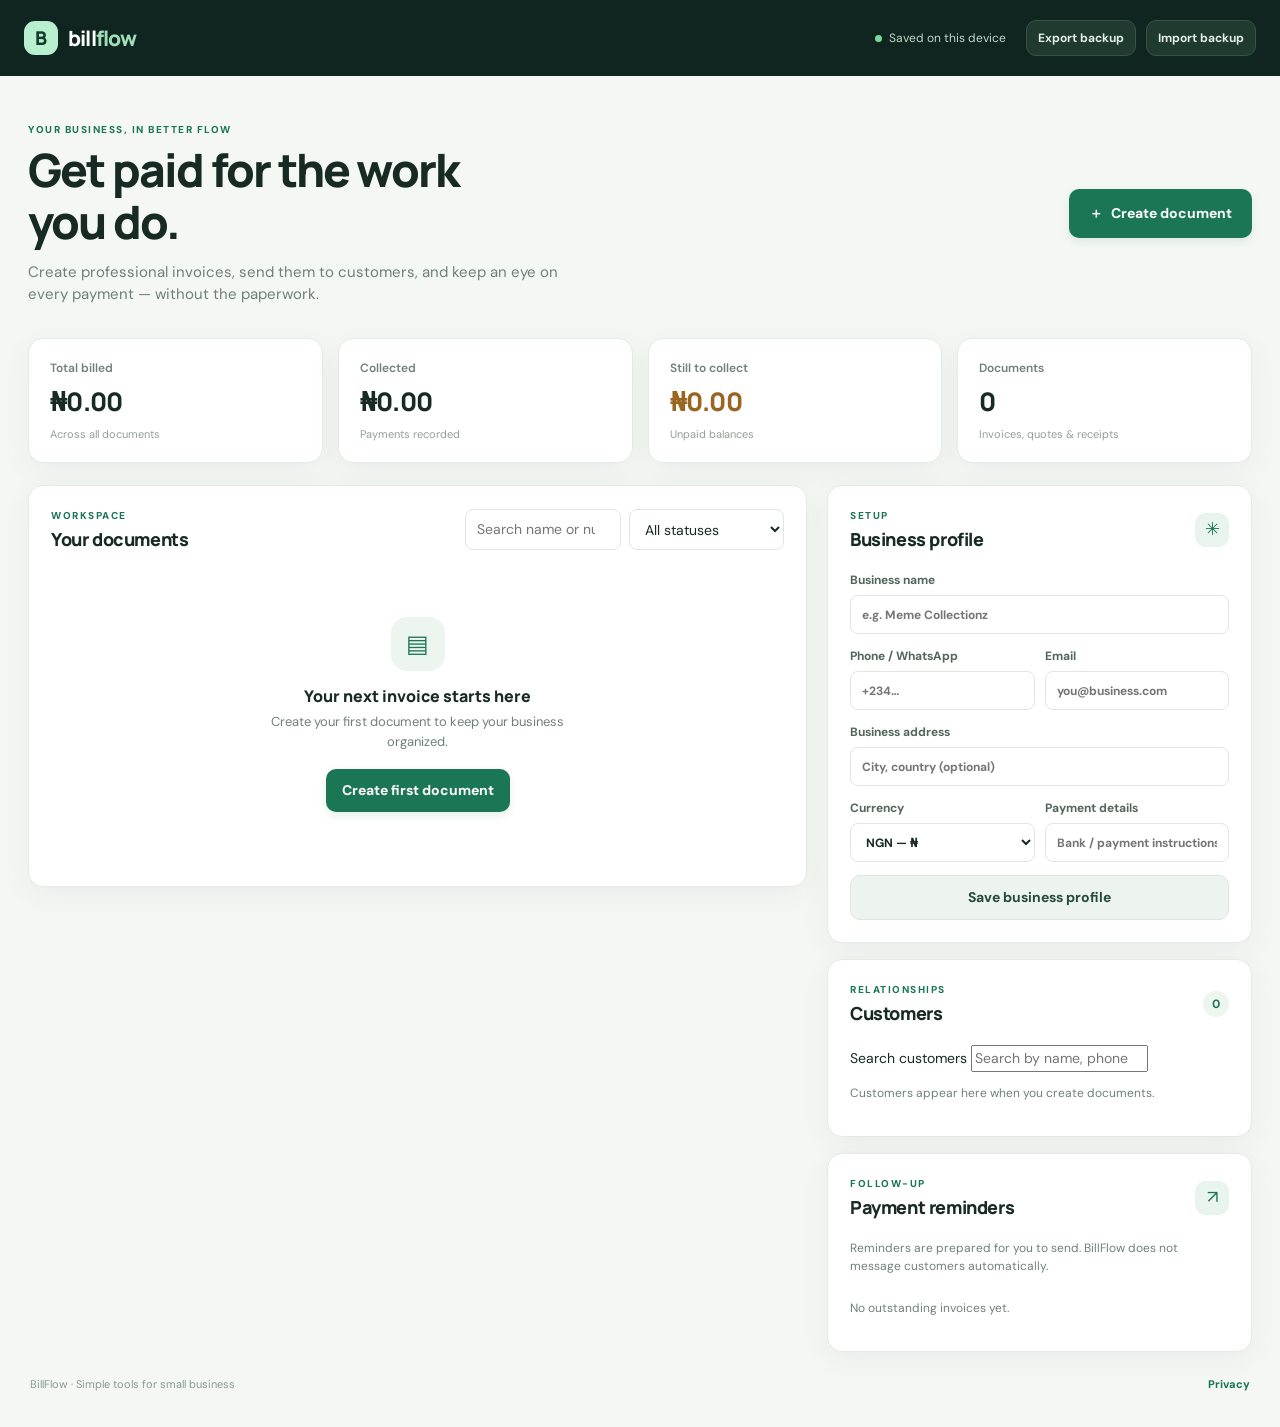
<file: index.html>
<!doctype html>
<html lang="en">
<head>
<meta charset="utf-8"><meta name="viewport" content="width=device-width,initial-scale=1">
<meta name="theme-color" content="#10251f"><meta name="description" content="BillFlow helps small businesses create invoices, quotes and receipts, track payments and follow up with customers.">
<title>BillFlow — Invoices & payment tracking</title><link rel="manifest" href="manifest.json"><link rel="stylesheet" href="styles.css">
</head>
<body>
<header class="topbar"><a class="brand" href="#" aria-label="BillFlow home"><span class="brand-mark">B</span><span>bill<span class="brand-accent">flow</span></span></a><div class="top-actions"><span id="storageStatus" class="status-pill"><i></i> Saved on this device</span><button id="exportData" class="btn btn-quiet">Export backup</button><label class="btn btn-quiet file-label">Import backup<input id="importData" type="file" accept="application/json" hidden></label></div></header>
<main class="shell">
<section class="hero"><div><p class="eyebrow">YOUR BUSINESS, IN BETTER FLOW</p><h1>Get paid for the work<br class="desktop-only"> you do.</h1><p class="hero-copy">Create professional invoices, send them to customers, and keep an eye on every payment — without the paperwork.</p></div><button id="newDoc" class="btn btn-primary"><span>＋</span> Create document</button></section>
<section class="metrics" aria-label="Business summary"><article class="metric"><span class="metric-label">Total billed</span><strong id="totalBilled">₦0</strong><span class="metric-foot">Across all documents</span></article><article class="metric"><span class="metric-label">Collected</span><strong id="totalPaid">₦0</strong><span class="metric-foot">Payments recorded</span></article><article class="metric metric-warn"><span class="metric-label">Still to collect</span><strong id="totalDue">₦0</strong><span class="metric-foot">Unpaid balances</span></article><article class="metric"><span class="metric-label">Documents</span><strong id="docCount">0</strong><span class="metric-foot">Invoices, quotes & receipts</span></article></section>
<div class="workspace"><section class="panel document-panel"><div class="panel-head"><div><p class="eyebrow">WORKSPACE</p><h2>Your documents</h2></div><div class="filters"><input id="search" type="search" placeholder="Search name or number…" aria-label="Search documents"><select id="statusFilter" aria-label="Filter by status"><option value="all">All statuses</option><option value="unpaid">Unpaid</option><option value="partial">Part-paid</option><option value="paid">Paid</option><option value="overdue">Overdue</option></select></div></div><div id="documents" class="documents"><div class="empty-state"><div class="empty-icon">▤</div><h3>Your next invoice starts here</h3><p>Create your first document to keep your business organized.</p><button class="btn btn-primary" id="emptyNew">Create first document</button></div></div></section>
<aside class="side-column"><section class="panel"><div class="panel-head"><div><p class="eyebrow">SETUP</p><h2>Business profile</h2></div><span class="round-icon">✳</span></div><form id="profileForm" class="form-stack"><label>Business name<input id="bizName" placeholder="e.g. Meme Collectionz" required></label><div class="two-col"><label>Phone / WhatsApp<input id="bizPhone" type="tel" placeholder="+234…"></label><label>Email<input id="bizEmail" type="email" placeholder="you@business.com"></label></div><label>Business address<input id="bizAddress" placeholder="City, country (optional)"></label><div class="two-col"><label>Currency<select id="currency"><option value="NGN">NGN — ₦</option><option value="USD">USD — $</option><option value="GBP">GBP — £</option><option value="EUR">EUR — €</option><option value="GHS">GHS — GH₵</option><option value="KES">KES — KSh</option></select></label><label>Payment details<input id="paymentDetails" placeholder="Bank / payment instructions"></label></div><button class="btn btn-secondary" type="submit">Save business profile</button></form></section>

<section class="panel customers-panel">
  <div class="panel-head">
    <div>
      <p class="eyebrow">RELATIONSHIPS</p>
      <h2>Customers</h2>
    </div>
    <span id="customerCount" class="count-chip">0</span>
  </div>

  <label class="customer-search-label" for="customerSearch">
    Search customers
  </label>

  <input
    id="customerSearch"
    type="search"
    class="customer-search"
    placeholder="Search by name, phone or email..."
    aria-label="Search customers"
  >

  <div id="customersList" class="customers-list">
    <p class="muted small">
      Customers appear here when you create documents.
    </p>
  </div>

  <p id="customerSearchEmpty" class="muted small" hidden>
    No matching customers found.
  </p>
</section>
<section class="panel reminder-panel"><div class="panel-head"><div><p class="eyebrow">FOLLOW-UP</p><h2>Payment reminders</h2></div><span class="round-icon">↗</span></div><p class="muted small">Reminders are prepared for you to send. BillFlow does not message customers automatically.</p><div id="reminderList" class="reminder-list"><p class="muted small">No outstanding invoices yet.</p></div></section></aside></div>
<footer><span>BillFlow · Simple tools for small business</span><div><a href="privacy.html" target="_blank">Privacy</a><button id="installBtn" class="text-button" hidden>Install app</button></div></footer>
</main>
<dialog id="docDialog" class="modal"><form id="docForm" class="modal-card"><div class="modal-head"><div><p class="eyebrow">DOCUMENT BUILDER</p><h2 id="dialogTitle">Create document</h2></div><button type="button" id="closeDialog" class="close-btn" aria-label="Close">×</button></div><div class="form-grid"><label>Type<select id="docType"><option value="Invoice">Invoice</option><option value="Quote">Quote</option><option value="Receipt">Receipt</option></select></label><label>Issue date<input id="issueDate" type="date" required></label><label>Customer name<input id="customer" placeholder="Customer or company" required></label><label>Customer phone / WhatsApp<input id="contact" type="tel" placeholder="+234…"></label><label>Customer email<input id="customerEmail" type="email" placeholder="customer@example.com"></label><label>Due date<input id="dueDate" type="date"></label></div><div class="items-header"><h3>Line items</h3><button type="button" id="addItem" class="text-button">＋ Add line</button></div><div class="line-labels"><span>Description</span><span>Qty</span><span>Unit price</span><span></span></div><div id="items" class="items-list"></div><div class="form-grid bottom-fields"><label>Tax (%)<input id="taxRate" type="number" min="0" max="100" step="0.01" value="0"></label><label>Discount<input id="discount" type="number" min="0" step="0.01" value="0"></label><label>Amount paid<input id="amountPaid" type="number" min="0" step="0.01" value="0"></label><label>Recurring<select id="recurring"><option value="none">Does not repeat</option><option value="weekly">Weekly</option><option value="monthly">Monthly</option><option value="yearly">Yearly</option></select></label></div><p id="recurringPreview" class="recurring-preview" hidden></p><label class="full-label">Notes / payment instructions<textarea id="notes" rows="3" placeholder="Thank you for your business. Payment due within 7 days."></textarea></label><div class="totals-box"><div><span>Subtotal</span><strong id="subtotal">₦0</strong></div><div><span>Tax</span><strong id="taxAmount">₦0</strong></div><div><span>Discount</span><strong id="discountAmount">₦0</strong></div><div class="grand-total"><span>Total</span><strong id="previewTotal">₦0</strong></div></div><div class="modal-actions"><button type="button" id="cancelDoc" class="btn btn-secondary">Cancel</button><button type="submit" class="btn btn-primary">Save document</button></div><p class="fine-print">Data is stored in this browser on this device. Export a backup regularly.</p></form></dialog>
<dialog id="detailDialog" class="modal">
  <div class="modal-card detail-card">
    <div class="modal-head">
      <div>
        <p class="eyebrow">DOCUMENT DETAILS</p>
        <h2 id="detailTitle">Invoice</h2>
      </div>
      <button id="closeDetail" class="close-btn" aria-label="Close">×</button>
    </div>
    <div id="detailBody"></div>
    <div class="modal-actions action-wrap">
      <button id="printDoc" class="btn btn-secondary">Print / Save PDF</button>
      <button id="shareWhatsApp" class="btn btn-secondary">Share on WhatsApp</button>
      <button id="emailReminder" class="btn btn-secondary">Email reminder</button>
      <button id="markPaid" class="btn btn-primary">Record payment</button>
    </div>
  </div>
</dialog>
<dialog id="paymentDialog" class="modal"><form id="paymentForm" class="modal-card compact-card"><div class="modal-head"><h2>Record a payment</h2><button type="button" id="closePayment" class="close-btn">×</button></div><p id="paymentContext" class="muted"></p><label>Payment amount<input id="paymentAmount" type="number" min="0.01" step="0.01" required></label><label>Payment date<input id="paymentDate" type="date" required></label><label>Method / reference<input id="paymentMethod" placeholder="Transfer, cash, reference…"></label><div class="modal-actions"><button type="button" id="cancelPayment" class="btn btn-secondary">Cancel</button><button type="submit" class="btn btn-primary">Save payment</button></div></form></dialog>
<dialog id="customerDialog" class="detail-dialog">
  <div class="dialog-head">
    <div>
      <p class="eyebrow">CUSTOMER MANAGEMENT</p>
      <h2 id="customerProfileName">Customer profile</h2>
    </div>
    <button
      type="button"
      id="closeCustomerDialog"
      class="icon-btn"
      aria-label="Close customer profile"
    >×</button>
  </div>
  <div id="customerProfileBody"></div>
</dialog>
<div id="toast" role="status" aria-live="polite" class="toast"></div><script src="app.js"></script><script>if('serviceWorker' in navigator && location.protocol.startsWith('http')) navigator.serviceWorker.register('./sw.js').catch(()=>{});</script>

</body>
</html>
</file>
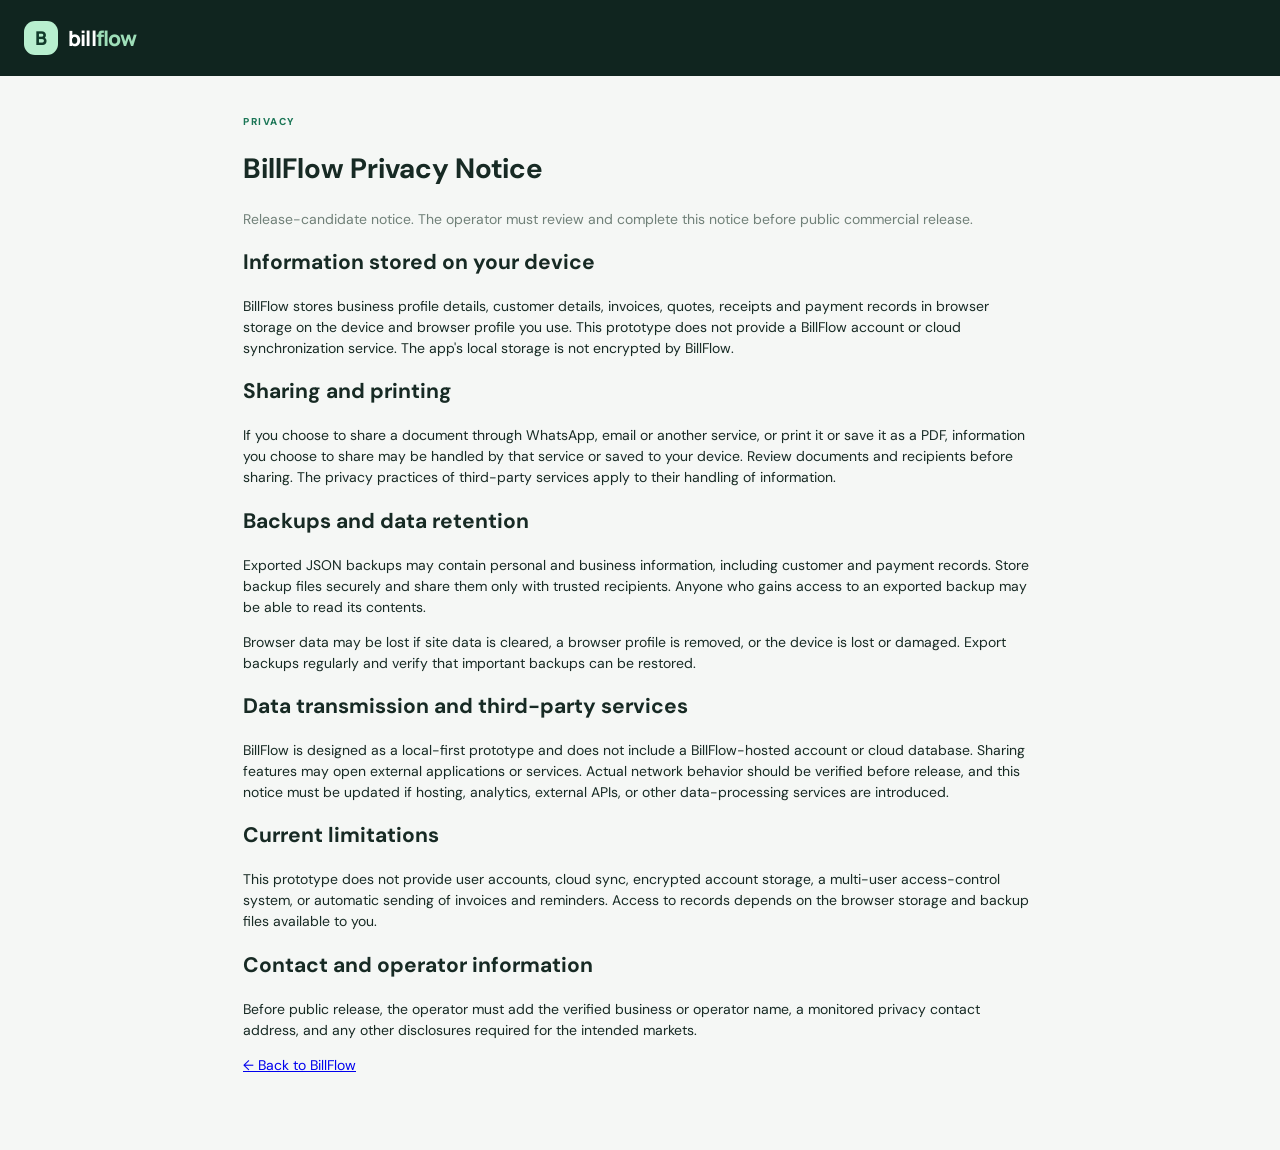
<file: privacy.html>
<!doctype html>
<html lang="en">
<head>
  <meta charset="utf-8">
  <meta name="viewport" content="width=device-width, initial-scale=1">
  <title>BillFlow Privacy Notice</title>
  <link rel="stylesheet" href="styles.css">
</head>
<body>
  <header class="topbar">
    <a class="brand" href="index.html">
      <span class="brand-mark">B</span>
      <span>bill<span class="brand-accent">flow</span></span>
    </a>
  </header>

  <main class="shell" style="max-width:850px;padding-top:38px;padding-bottom:60px">
    <p class="eyebrow">PRIVACY</p>
    <h1>BillFlow Privacy Notice</h1>

    <p class="muted">
      Release-candidate notice. The operator must review and complete
      this notice before public commercial release.
    </p>

    <h2>Information stored on your device</h2>
    <p>
      BillFlow stores business profile details, customer details,
      invoices, quotes, receipts and payment records in browser
      storage on the device and browser profile you use. This
      prototype does not provide a BillFlow account or cloud
      synchronization service. The app's local storage is not
      encrypted by BillFlow.
    </p>

    <h2>Sharing and printing</h2>
    <p>
      If you choose to share a document through WhatsApp, email
      or another service, or print it or save it as a PDF, information
      you choose to share may be handled by that service or saved
      to your device. Review documents and recipients before sharing.
      The privacy practices of third-party services apply to their
      handling of information.
    </p>

    <h2>Backups and data retention</h2>
    <p>
      Exported JSON backups may contain personal and business
      information, including customer and payment records. Store
      backup files securely and share them only with trusted
      recipients. Anyone who gains access to an exported backup
      may be able to read its contents.
    </p>
    <p>
      Browser data may be lost if site data is cleared, a browser
      profile is removed, or the device is lost or damaged. Export
      backups regularly and verify that important backups can be
      restored.
    </p>

    <h2>Data transmission and third-party services</h2>
    <p>
      BillFlow is designed as a local-first prototype and does not
      include a BillFlow-hosted account or cloud database. Sharing
      features may open external applications or services. Actual
      network behavior should be verified before release, and this
      notice must be updated if hosting, analytics, external APIs,
      or other data-processing services are introduced.
    </p>

    <h2>Current limitations</h2>
    <p>
      This prototype does not provide user accounts, cloud sync,
      encrypted account storage, a multi-user access-control system,
      or automatic sending of invoices and reminders. Access to
      records depends on the browser storage and backup files
      available to you.
    </p>

    <h2>Contact and operator information</h2>
    <p>
      Before public release, the operator must add the verified
      business or operator name, a monitored privacy contact
      address, and any other disclosures required for the intended
      markets.
    </p>

    <p><a href="index.html">← Back to BillFlow</a></p>
  </main>
</body>
</html>
</file>
<file: styles.css>
@import url('https://fonts.googleapis.com/css2?family=DM+Sans:wght@400;500;600;700&family=Manrope:wght@400;500;600;700;800&display=swap');
:root{--ink:#172a24;--muted:#708078;--line:#e4eae6;--paper:#fff;--canvas:#f5f7f5;--green:#1b7656;--green-dark:#12523d;--mint:#e8f4ed;--amber:#fff3dc;--red:#a63c35;--shadow:0 8px 30px rgba(20,50,36,.055)}*{box-sizing:border-box}body{margin:0;background:var(--canvas);color:var(--ink);font-family:'DM Sans',sans-serif;font-size:14px;line-height:1.5}button,input,select,textarea{font:inherit}button,a,label{ -webkit-tap-highlight-color:transparent}button{cursor:pointer}.topbar{height:76px;background:#10251f;color:white;padding:0 max(24px,calc((100vw - 1280px)/2));display:flex;align-items:center;justify-content:space-between;gap:20px}.brand{display:flex;align-items:center;gap:10px;color:#fff;text-decoration:none;font:800 21px Manrope,sans-serif;letter-spacing:-.8px}.brand-mark{display:grid;place-items:center;width:34px;height:34px;background:#b8efcf;color:#123b2b;border-radius:11px;font-size:19px}.brand-accent{color:#9edeb8}.top-actions{display:flex;align-items:center;gap:10px}.status-pill{font-size:12px;color:#c3d6cb;display:flex;align-items:center;gap:7px;margin-right:10px}.status-pill i{width:7px;height:7px;border-radius:50%;background:#79d69d}.btn{border:0;border-radius:10px;padding:11px 16px;font-weight:700;display:inline-flex;align-items:center;justify-content:center;gap:8px;transition:transform .15s,background .15s}.btn:active{transform:scale(.98)}.btn-primary{background:var(--green);color:white;box-shadow:0 4px 10px #1b76561c}.btn-primary:hover{background:var(--green-dark)}.btn-secondary{background:#edf3ef;color:#244c3a;border:1px solid #dce7df}.btn-quiet{background:#203a30;color:#e2eee7;border:1px solid #365347;padding:8px 11px;font-size:12px}.file-label{cursor:pointer}.shell{max-width:1280px;padding:0 28px;margin:0 auto}.hero{display:flex;align-items:center;justify-content:space-between;gap:24px;padding:46px 0 32px}.eyebrow{font-size:10px;font-weight:800;letter-spacing:1.5px;color:var(--green);margin:0 0 7px}.hero h1{font:800 clamp(32px,4vw,46px)/1.13 Manrope,sans-serif;letter-spacing:-1.8px;margin:0 0 13px}.hero-copy{color:var(--muted);font-size:15px;max-width:570px;margin:0}.hero>.btn{padding:14px 20px;white-space:nowrap}.metrics{display:grid;grid-template-columns:repeat(4,minmax(0,1fr));gap:15px;margin-bottom:22px}.metric{background:var(--paper);border:1px solid var(--line);border-radius:15px;padding:20px 21px;box-shadow:var(--shadow);min-width:0}.metric-label{color:var(--muted);display:block;font-size:12px;font-weight:600;margin-bottom:7px}.metric strong{display:block;font:800 clamp(20px,2vw,27px) Manrope,sans-serif;letter-spacing:-.7px;overflow-wrap:anywhere}.metric-foot{display:block;color:#91a097;font-size:11px;margin-top:7px}.metric-warn strong{color:#9a6521}.workspace{display:grid;grid-template-columns:minmax(0,1.65fr) minmax(310px,.9fr);align-items:start;gap:20px}.panel{background:var(--paper);border:1px solid var(--line);border-radius:15px;padding:22px;box-shadow:var(--shadow);min-width:0}.panel-head{display:flex;align-items:center;justify-content:space-between;gap:14px;margin-bottom:20px}.panel-head h2,.modal-head h2{font:800 18px Manrope,sans-serif;margin:0;letter-spacing:-.4px}.panel-head .eyebrow,.modal-head .eyebrow{margin-bottom:4px}.filters{display:flex;gap:8px}.filters input,.filters select{width:160px;min-width:0}.filters select{width:130px}.form-stack label,.modal-card label{display:flex;flex-direction:column;gap:6px;color:#52665b;font-size:12px;font-weight:700}.form-stack input,.form-stack select,.modal-card input,.modal-card select,.modal-card textarea,.filters input,.filters select{width:100%;min-height:39px;border:1px solid #dfe7e1;border-radius:8px;background:#fff;padding:9px 11px;color:var(--ink);outline:none}.form-stack input:focus,.form-stack select:focus,.modal-card input:focus,.modal-card select:focus,.modal-card textarea:focus,.filters input:focus,.filters select:focus{border-color:#69a88b;box-shadow:0 0 0 3px #1b765612}.form-stack{display:flex;flex-direction:column;gap:13px}.two-col{display:grid;grid-template-columns:1fr 1fr;gap:10px}.side-column{display:flex;flex-direction:column;gap:16px}.round-icon{display:grid;place-items:center;background:var(--mint);color:var(--green);width:34px;height:34px;border-radius:11px;font-size:18px}.count-chip{background:#edf5ef;color:var(--green);padding:4px 9px;border-radius:20px;font-size:12px;font-weight:700}.customers-list,.reminder-list{display:flex;flex-direction:column;gap:10px}.customer-row,.reminder-row{display:flex;align-items:center;justify-content:space-between;gap:10px;padding:10px 0;border-bottom:1px solid #edf1ee}.customer-row:last-child,.reminder-row:last-child{border-bottom:0}.avatar{width:34px;height:34px;border-radius:10px;background:#e7f2eb;color:var(--green);display:grid;place-items:center;font-weight:800;flex-shrink:0}.customer-meta{display:flex;align-items:center;gap:10px;min-width:0}.customer-meta strong,.reminder-row strong{display:block;font-size:12px;overflow-wrap:anywhere}.customer-meta small,.reminder-row small{display:block;color:var(--muted);font-size:11px}.customer-total{font-weight:700;font-size:12px;white-space:nowrap}.muted{color:var(--muted)}.small{font-size:12px}.documents{display:flex;flex-direction:column}.empty-state{text-align:center;padding:46px 18px 52px}.empty-icon{width:54px;height:54px;display:grid;place-items:center;background:#edf5ef;border-radius:16px;margin:0 auto 14px;color:var(--green);font-size:24px}.empty-state h3{font:800 16px Manrope;margin:0 0 5px}.empty-state p{color:var(--muted);margin:0 auto 18px;max-width:310px;font-size:13px}.doc-row{display:grid;grid-template-columns:minmax(0,1fr) auto;gap:14px;padding:16px 0;border-bottom:1px solid #edf1ee;align-items:center}.doc-row:last-child{border-bottom:0}.doc-main{display:flex;gap:12px;align-items:center;min-width:0}.doc-icon{width:42px;height:46px;flex-shrink:0;border:1px solid #dce9df;background:#f4faf6;color:var(--green);border-radius:10px;display:grid;place-items:center;font-size:19px}.doc-title{font-weight:800;font-size:13px;white-space:nowrap;overflow:hidden;text-overflow:ellipsis;max-width:300px}.doc-sub{font-size:11px;color:var(--muted);margin-top:3px}.doc-right{text-align:right}.doc-amount{font:800 14px Manrope;white-space:nowrap}.doc-actions{display:flex;align-items:center;justify-content:flex-end;gap:7px;margin-top:7px}.link-button{border:0;background:transparent;padding:0;color:var(--green);font-size:11px;font-weight:800}.badge{display:inline-flex;padding:3px 7px;border-radius:6px;font-size:10px;font-weight:800}.badge-paid{background:#e5f5e9;color:#23744b}.badge-unpaid{background:#fff0db;color:#98651c}.badge-partial{background:#e9efff;color:#435ea3}.badge-overdue{background:#ffebe8;color:#a63c35}.badge-quote{background:#e9f1ff;color:#3b5b9a}footer{display:flex;justify-content:space-between;gap:15px;color:#8a9990;font-size:11px;padding:24px 2px 34px}footer div{display:flex;gap:18px}footer a,.text-button{color:var(--green);text-decoration:none;font-size:11px;font-weight:800;border:0;background:none;padding:0}.modal{border:0;padding:0;background:transparent;max-width:none;max-height:none;width:100%;height:100%;overflow:auto}.modal::backdrop{background:#0a2019a8;backdrop-filter:blur(4px)}.modal[open]{display:flex;align-items:flex-start;justify-content:center;padding:28px 14px}.modal-card{background:white;border-radius:17px;width:min(720px,100%);padding:25px;box-shadow:0 25px 90px #071e1540;margin:auto}.modal-head{display:flex;align-items:center;justify-content:space-between;gap:15px;margin-bottom:22px}.close-btn{border:0;background:#f0f4f1;border-radius:9px;width:34px;height:34px;font-size:22px;color:#5d6e64}.form-grid{display:grid;grid-template-columns:1fr 1fr;gap:13px;margin-bottom:17px}.items-header{display:flex;align-items:center;justify-content:space-between;margin:10px 0 10px}.items-header h3{font:800 14px Manrope;margin:0}.line-labels,.item-row{display:grid;grid-template-columns:minmax(0,1fr) 70px 130px 28px;gap:8px;align-items:center}.line-labels{font-size:10px;text-transform:uppercase;letter-spacing:.6px;color:#85948a;font-weight:800;padding:0 0 7px}.item-row{margin-bottom:8px}.item-row input{min-width:0}.remove-item{border:0;background:#fff0ed;color:#a63c35;border-radius:7px;height:35px;font-size:18px}.bottom-fields{margin-top:18px}.full-label{display:flex;flex-direction:column;gap:6px;font-size:12px;font-weight:700;color:#52665b}.totals-box{background:#f5f8f5;border:1px solid #e7eee8;border-radius:12px;padding:15px 17px;margin-top:18px}.totals-box>div{display:flex;justify-content:space-between;gap:15px;color:#687970;font-size:12px;padding:4px 0}.totals-box strong{color:var(--ink)}.totals-box .grand-total{border-top:1px solid #dfe8e0;margin-top:8px;padding-top:12px;color:var(--ink);font-size:14px;font-weight:800}.grand-total strong{font:800 22px Manrope;color:var(--green)}.modal-actions{display:flex;justify-content:flex-end;gap:9px;margin-top:20px;flex-wrap:wrap}.fine-print{font-size:10px;color:#8b9990;text-align:center;margin:13px 0 0}.detail-card{width:min(680px,100%)}.detail-card .modal-head{margin-bottom:15px}.detail-summary{border:1px solid var(--line);border-radius:12px;padding:18px;margin:15px 0}.detail-summary h3{font:800 19px Manrope;margin:0 0 5px}.detail-table{width:100%;border-collapse:collapse;margin:16px 0;font-size:12px}.detail-table th,.detail-table td{text-align:left;padding:10px 7px;border-bottom:1px solid #edf1ee}.detail-table th:last-child,.detail-table td:last-child{text-align:right}.detail-table th:nth-child(2),.detail-table td:nth-child(2){text-align:center}.detail-note{white-space:pre-wrap;color:var(--muted);font-size:12px}.compact-card{width:min(450px,100%)}.compact-card label{margin:13px 0}.toast{position:fixed;bottom:22px;left:50%;transform:translate(-50%,20px);background:#10251f;color:white;padding:11px 17px;border-radius:10px;box-shadow:0 8px 30px #0a201930;opacity:0;pointer-events:none;transition:.2s;z-index:20;font-size:12px}.toast.show{opacity:1;transform:translate(-50%,0)}
@media(max-width:950px){.workspace{grid-template-columns:1fr}.side-column{display:grid;grid-template-columns:1fr 1fr}.side-column>.panel:first-child{grid-column:1/-1}.metrics{grid-template-columns:repeat(2,1fr)}}@media(max-width:650px){.topbar{height:auto;min-height:64px;padding:13px 16px;align-items:flex-start}.top-actions{gap:6px;flex-wrap:wrap;justify-content:flex-end}.status-pill{display:none}.btn-quiet{font-size:11px;padding:7px 9px}.shell{padding:0 14px}.hero{padding:30px 0 22px;align-items:flex-start;flex-direction:column}.hero h1{font-size:34px}.hero-copy{font-size:13px}.hero>.btn{width:100%}.metrics{gap:9px}.metric{padding:15px}.metric strong{font-size:20px}.metric-foot{font-size:10px}.panel{padding:16px}.panel-head{align-items:flex-start;flex-direction:column}.filters{width:100%}.filters input{flex:1;width:50%}.filters select{width:125px}.side-column{display:flex}.doc-row{gap:8px}.doc-title{max-width:180px}.doc-actions{gap:9px}.doc-amount{font-size:12px}.modal[open]{padding:10px}.modal-card{padding:18px}.form-grid{gap:10px}.line-labels,.item-row{grid-template-columns:minmax(0,1fr) 48px 90px 25px;gap:5px}.line-labels{font-size:8px}.item-row input{padding:8px 5px;font-size:12px}.remove-item{height:33px}.action-wrap .btn{flex:1}.desktop-only{display:none}}@media print{body *{visibility:hidden!important}.printable,.printable *{visibility:visible!important}.printable{position:absolute;inset:0;width:100%;padding:30px;background:white}.no-print{display:none!important}}


/* Recurrence schedule preview in the document builder */
.recurring-preview {
  grid-column: 1 / -1;
  margin: -4px 0 2px;
  padding: 12px 14px;
  border: 1px solid #d7e8df;
  border-radius: 12px;
  background: #f1f7f3;
  color: #245b46;
  font-size: 0.92rem;
  line-height: 1.45;
}
.recurring-preview[hidden] { display: none; }
</file>
